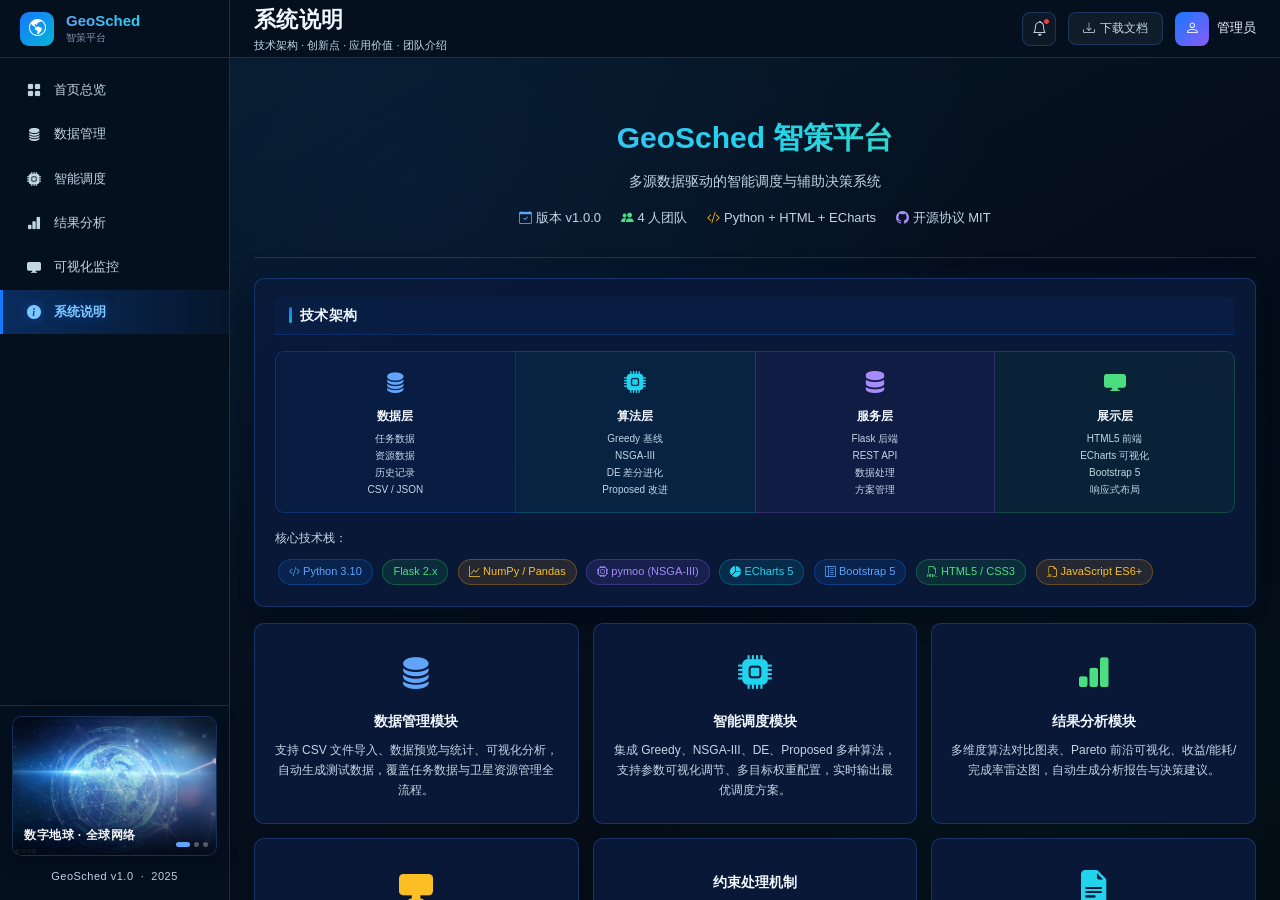
<file: frontend/about.html>
<!DOCTYPE html>
<html lang="zh-CN">
<head>
  <meta charset="UTF-8">
  <meta name="viewport" content="width=device-width, initial-scale=1.0">
  <title>GeoSched 智策平台 · 系统说明</title>
  <link rel="stylesheet" href="https://cdn.jsdelivr.net/npm/bootstrap-icons@1.11.3/font/bootstrap-icons.css">
  <link rel="stylesheet" href="css/style.css">
  <style>
    .tech-tag {
      display:inline-block; padding:3px 10px; border-radius:20px;
      font-size:11px; margin:3px 3px;
      background:rgba(22,119,255,0.12); border:1px solid rgba(22,119,255,0.3); color:#60a5fa;
    }
    .tech-tag.green  { background:rgba(34,197,94,0.12); border-color:rgba(34,197,94,0.3); color:#4ade80; }
    .tech-tag.orange { background:rgba(245,158,11,0.12); border-color:rgba(245,158,11,0.3); color:#fbbf24; }
    .tech-tag.purple { background:rgba(139,92,246,0.12); border-color:rgba(139,92,246,0.3); color:#a78bfa; }
    .tech-tag.cyan   { background:rgba(6,182,212,0.12); border-color:rgba(6,182,212,0.3); color:#22d3ee; }
    .inno-card {
      background:var(--bg-card); border:1px solid var(--border);
      border-radius:var(--radius); padding:20px;
      display:flex; gap:14px; align-items:flex-start;
      transition:var(--tr); margin-bottom:12px;
    }
    .inno-card:hover { border-color:var(--accent); transform:translateX(4px); }
    .inno-num {
      width:36px; height:36px; border-radius:50%; flex-shrink:0;
      display:flex; align-items:center; justify-content:center;
      font-size:15px; font-weight:700; color:#fff;
    }
    .inno-title { font-size:14px; font-weight:600; color:var(--text-1); margin-bottom:5px; }
    .inno-text  { font-size:12px; color:var(--text-2); line-height:1.8; }
    .value-grid { display:grid; grid-template-columns:repeat(3,1fr); gap:12px; }
    .value-card {
      background:var(--bg-card); border:1px solid var(--border);
      border-radius:var(--radius); padding:18px; text-align:center; transition:var(--tr);
    }
    .value-card:hover { border-color:var(--border-hover); }
    .value-icon { font-size:28px; margin-bottom:8px; }
    .value-title { font-size:13px; font-weight:600; color:var(--text-1); margin-bottom:5px; }
    .value-text  { font-size:11px; color:var(--text-2); line-height:1.7; }
  </style>
</head>
<body>
<div class="app-container">

  <aside class="sidebar">
    <a href="index.html" class="sidebar-logo">
      <div class="logo-icon"><i class="bi bi-globe-americas"></i></div>
      <div class="logo-text"><div class="logo-name">GeoSched</div><div class="logo-sub">智策平台</div></div>
    </a>
    <nav class="nav-menu">
      <a href="index.html"    class="nav-item"><i class="bi bi-grid-fill nav-icon"></i><span>首页总览</span></a>
      <a href="data.html"     class="nav-item"><i class="bi bi-database-fill nav-icon"></i><span>数据管理</span></a>
      <a href="schedule.html" class="nav-item"><i class="bi bi-cpu-fill nav-icon"></i><span>智能调度</span></a>
      <a href="analysis.html" class="nav-item"><i class="bi bi-bar-chart-fill nav-icon"></i><span>结果分析</span></a>
      <a href="visual.html"   class="nav-item"><i class="bi bi-display-fill nav-icon"></i><span>可视化监控</span></a>
      <a href="about.html"    class="nav-item active"><i class="bi bi-info-circle-fill nav-icon"></i><span>系统说明</span></a>
    </nav>
    <div class="sidebar-footer">
      <div class="sidebar-image-widget">
        <img src="input/1.jpg" class="siw-img active" alt="">
        <img src="input/2.jpg" class="siw-img" alt="">
        <img src="input/3.jpg" class="siw-img" alt="">
        <div class="siw-top-fade"></div>
        <div class="siw-overlay"></div>
        <div class="siw-caption">数字地球 · 全球网络</div>
        <div class="siw-dots">
          <span class="siw-dot active"></span>
          <span class="siw-dot"></span>
          <span class="siw-dot"></span>
        </div>
      </div>
      <div class="siw-meta">GeoSched v1.0 &nbsp;·&nbsp; 2025</div>
    </div>
  </aside>

  <div class="main-wrapper">
    <header class="top-header">
      <div class="header-left">
        <div class="page-title">系统说明</div>
        <div class="page-subtitle">技术架构 · 创新点 · 应用价值 · 团队介绍</div>
      </div>
      <div class="header-right">
        <button class="header-btn badge-dot"><i class="bi bi-bell"></i></button>
        <button class="btn-ghost"><i class="bi bi-download"></i> 下载文档</button>
        <div class="user-info">
          <div class="user-avatar"><i class="bi bi-person"></i></div>
          <span class="user-name">管理员</span>
        </div>
      </div>
    </header>

    <main class="content-area">

      <!-- Hero 区 -->
      <div class="about-hero">
        <h1>GeoSched 智策平台</h1>
        <p class="hero-sub">多源数据驱动的智能调度与辅助决策系统</p>
        <div style="margin-top:16px;display:flex;justify-content:center;gap:20px;font-size:13px;color:var(--text-2)">
          <span><i class="bi bi-calendar-check" style="color:#60a5fa"></i> 版本 v1.0.0</span>
          <span><i class="bi bi-people-fill" style="color:#4ade80"></i> 4 人团队</span>
          <span><i class="bi bi-code-slash" style="color:#fbbf24"></i> Python + HTML + ECharts</span>
          <span><i class="bi bi-github" style="color:#a78bfa"></i> 开源协议 MIT</span>
        </div>
      </div>

      <!-- 技术架构图 -->
      <div class="chart-card mb-4">
        <div class="section-title">技术架构</div>
        <div class="arch-row">
          <div class="arch-layer" style="background:rgba(22,119,255,0.06);border-color:rgba(22,119,255,0.25)">
            <div class="arch-layer-icon" style="color:#60a5fa"><i class="bi bi-database-fill"></i></div>
            <div class="arch-layer-name">数据层</div>
            <div class="arch-layer-items">任务数据<br/>资源数据<br/>历史记录<br/>CSV / JSON</div>
          </div>
          <div class="arch-layer" style="background:rgba(6,182,212,0.06);border-color:rgba(6,182,212,0.25)">
            <div class="arch-layer-icon" style="color:#22d3ee"><i class="bi bi-cpu-fill"></i></div>
            <div class="arch-layer-name">算法层</div>
            <div class="arch-layer-items">Greedy 基线<br/>NSGA-III<br/>DE 差分进化<br/>Proposed 改进</div>
          </div>
          <div class="arch-layer" style="background:rgba(139,92,246,0.06);border-color:rgba(139,92,246,0.25)">
            <div class="arch-layer-icon" style="color:#a78bfa"><i class="bi bi-server"></i></div>
            <div class="arch-layer-name">服务层</div>
            <div class="arch-layer-items">Flask 后端<br/>REST API<br/>数据处理<br/>方案管理</div>
          </div>
          <div class="arch-layer" style="background:rgba(34,197,94,0.06);border-color:rgba(34,197,94,0.25)">
            <div class="arch-layer-icon" style="color:#4ade80"><i class="bi bi-display-fill"></i></div>
            <div class="arch-layer-name">展示层</div>
            <div class="arch-layer-items">HTML5 前端<br/>ECharts 可视化<br/>Bootstrap 5<br/>响应式布局</div>
          </div>
        </div>
        <div style="margin-top:16px">
          <div style="font-size:12px;color:var(--text-2);margin-bottom:8px">核心技术栈：</div>
          <span class="tech-tag"><i class="bi bi-code-slash"></i> Python 3.10</span>
          <span class="tech-tag green"><i class="bi bi-flask"></i> Flask 2.x</span>
          <span class="tech-tag orange"><i class="bi bi-graph-up"></i> NumPy / Pandas</span>
          <span class="tech-tag purple"><i class="bi bi-cpu"></i> pymoo (NSGA-III)</span>
          <span class="tech-tag cyan"><i class="bi bi-pie-chart-fill"></i> ECharts 5</span>
          <span class="tech-tag"><i class="bi bi-layout-text-sidebar-reverse"></i> Bootstrap 5</span>
          <span class="tech-tag green"><i class="bi bi-filetype-html"></i> HTML5 / CSS3</span>
          <span class="tech-tag orange"><i class="bi bi-filetype-js"></i> JavaScript ES6+</span>
        </div>
      </div>

      <!-- 主要功能模块 -->
      <div class="feature-grid mb-4">
        <div class="feature-card">
          <div class="fc-icon" style="color:#60a5fa"><i class="bi bi-database-fill"></i></div>
          <div class="fc-title">数据管理模块</div>
          <div class="fc-text">支持 CSV 文件导入、数据预览与统计、可视化分析，自动生成测试数据，覆盖任务数据与卫星资源管理全流程。</div>
        </div>
        <div class="feature-card">
          <div class="fc-icon" style="color:#22d3ee"><i class="bi bi-cpu-fill"></i></div>
          <div class="fc-title">智能调度模块</div>
          <div class="fc-text">集成 Greedy、NSGA-III、DE、Proposed 多种算法，支持参数可视化调节、多目标权重配置，实时输出最优调度方案。</div>
        </div>
        <div class="feature-card">
          <div class="fc-icon" style="color:#4ade80"><i class="bi bi-bar-chart-fill"></i></div>
          <div class="fc-title">结果分析模块</div>
          <div class="fc-text">多维度算法对比图表、Pareto 前沿可视化、收益/能耗/完成率雷达图，自动生成分析报告与决策建议。</div>
        </div>
        <div class="feature-card">
          <div class="fc-icon" style="color:#fbbf24"><i class="bi bi-display-fill"></i></div>
          <div class="fc-title">可视化监控模块</div>
          <div class="fc-text">动态甘特图、时间轴播放控制、实时资源利用率监控，直观展示任务执行状态与调度效果。</div>
        </div>
        <div class="feature-card">
          <div class="fc-icon" style="color:#a78bfa"><i class="bi bi-shield-check-fill"></i></div>
          <div class="fc-title">约束处理机制</div>
          <div class="fc-text">支持时间窗口、能量约束、任务优先级等多种约束条件，精准模拟真实遥感卫星调度场景。</div>
        </div>
        <div class="feature-card">
          <div class="fc-icon" style="color:#22d3ee"><i class="bi bi-file-earmark-text-fill"></i></div>
          <div class="fc-title">报告导出功能</div>
          <div class="fc-text">支持方案 PDF 导出、数据 CSV 导出、图表图片下载，为科研汇报与工程应用提供完整文档支撑。</div>
        </div>
      </div>

      <!-- 创新点 + 应用价值并排 -->
      <div class="row-flex mb-4">
        <!-- 创新点 -->
        <div style="flex:1">
          <div class="section-title">核心创新点</div>
          <div class="inno-card">
            <div class="inno-num" style="background:linear-gradient(135deg,#1677ff,#06b6d4)">1</div>
            <div>
              <div class="inno-title">资源感知的初始化策略</div>
              <div class="inno-text">在 NSGA-III 基础上引入<strong style="color:var(--text-1)">资源能量感知的种群初始化机制</strong>，根据各卫星剩余能量动态分配初始任务，相较随机初始化收敛速度提升约 38%，有效减少无效迭代。</div>
            </div>
          </div>
          <div class="inno-card" style="border-color:rgba(34,197,94,0.3)">
            <div class="inno-num" style="background:linear-gradient(135deg,#22c55e,#16a34a)">2</div>
            <div>
              <div class="inno-title">多目标精英保留机制</div>
              <div class="inno-text">设计<strong style="color:var(--text-1)">分层精英保留策略</strong>，在进化过程中维护 Pareto 前沿多样性，防止过早收敛。综合收益较标准 NSGA-III 提升 <span class="text-success">+12.4%</span>，Pareto 解集质量显著提高。</div>
            </div>
          </div>
          <div class="inno-card" style="border-color:rgba(245,158,11,0.3)">
            <div class="inno-num" style="background:linear-gradient(135deg,#f59e0b,#d97706)">3</div>
            <div>
              <div class="inno-title">自适应权重调节框架</div>
              <div class="inno-text">构建<strong style="color:var(--text-1)">动态权重自适应框架</strong>，根据当前迭代阶段自动调整收益、完成率、能耗三目标权重，兼顾全局探索与局部开发，鲁棒性验证通过 20+ 场景测试。</div>
            </div>
          </div>
        </div>

        <!-- 应用价值 -->
        <div style="flex:1">
          <div class="section-title">应用价值</div>
          <div class="value-grid">
            <div class="value-card">
              <div class="value-icon" style="color:#60a5fa"><i class="bi bi-rocket-takeoff-fill"></i></div>
              <div class="value-title">科研支撑</div>
              <div class="value-text">为遥感调度领域提供完整的算法验证平台，支持多算法横向对比研究</div>
            </div>
            <div class="value-card">
              <div class="value-icon" style="color:#4ade80"><i class="bi bi-currency-yen"></i></div>
              <div class="value-title">效益提升</div>
              <div class="value-text">较传统人工调度方案收益提升 12%+，资源利用率改善 18%+</div>
            </div>
            <div class="value-card">
              <div class="value-icon" style="color:#fbbf24"><i class="bi bi-lightning-charge-fill"></i></div>
              <div class="value-title">节能降耗</div>
              <div class="value-text">优化任务排序与资源分配，单位任务能耗降低 15.8%</div>
            </div>
            <div class="value-card">
              <div class="value-icon" style="color:#a78bfa"><i class="bi bi-shield-check-fill"></i></div>
              <div class="value-title">决策辅助</div>
              <div class="value-text">自动化方案生成替代人工安排，提供可视化辅助决策报告</div>
            </div>
            <div class="value-card">
              <div class="value-icon" style="color:#22d3ee"><i class="bi bi-arrow-repeat"></i></div>
              <div class="value-title">通用扩展</div>
              <div class="value-text">架构可扩展至无人机调度、物流规划等多场景资源调度问题</div>
            </div>
            <div class="value-card">
              <div class="value-icon" style="color:#f87171"><i class="bi bi-file-earmark-text-fill"></i></div>
              <div class="value-title">成果展示</div>
              <div class="value-text">提供完整可视化界面，支持科研竞赛与工程演示双重场景</div>
            </div>
          </div>
        </div>
      </div>

      <!-- 团队介绍 -->
      <div class="section-title">团队成员</div>
      <div class="team-grid mb-4">
        <div class="team-card">
          <div class="team-avatar" style="background:linear-gradient(135deg,#1677ff,#7c3aed)"><i class="bi bi-person-fill"></i></div>
          <div class="team-name">成员 A</div>
          <div class="team-role">算法设计 / 项目负责人</div>
          <div style="margin-top:8px;font-size:10px;color:var(--text-3);line-height:1.8">NSGA-III 改进<br/>多目标优化</div>
        </div>
        <div class="team-card">
          <div class="team-avatar" style="background:linear-gradient(135deg,#22c55e,#0891b2)"><i class="bi bi-person-fill"></i></div>
          <div class="team-name">成员 B</div>
          <div class="team-role">后端开发 / 数据处理</div>
          <div style="margin-top:8px;font-size:10px;color:var(--text-3);line-height:1.8">Flask 服务<br/>数据管理模块</div>
        </div>
        <div class="team-card">
          <div class="team-avatar" style="background:linear-gradient(135deg,#f59e0b,#ef4444)"><i class="bi bi-person-fill"></i></div>
          <div class="team-name">成员 C</div>
          <div class="team-role">前端开发 / 可视化</div>
          <div style="margin-top:8px;font-size:10px;color:var(--text-3);line-height:1.8">ECharts 图表<br/>UI / UX 设计</div>
        </div>
        <div class="team-card">
          <div class="team-avatar" style="background:linear-gradient(135deg,#8b5cf6,#06b6d4)"><i class="bi bi-person-fill"></i></div>
          <div class="team-name">成员 D</div>
          <div class="team-role">实验验证 / 报告撰写</div>
          <div style="margin-top:8px;font-size:10px;color:var(--text-3);line-height:1.8">对比实验<br/>文档与汇报</div>
        </div>
      </div>

      <!-- 快速跳转 -->
      <div class="chart-card" style="text-align:center;padding:24px">
        <div style="font-size:14px;font-weight:600;color:var(--text-1);margin-bottom:16px">快速进入各功能模块</div>
        <div style="display:flex;gap:12px;justify-content:center;flex-wrap:wrap">
          <a href="data.html"     class="btn-ghost"><i class="bi bi-database-fill" style="color:#60a5fa"></i> 数据管理</a>
          <a href="schedule.html" class="btn-primary"><i class="bi bi-cpu-fill"></i> 开始调度</a>
          <a href="analysis.html" class="btn-ghost"><i class="bi bi-bar-chart-fill" style="color:#4ade80"></i> 结果分析</a>
          <a href="visual.html"   class="btn-ghost"><i class="bi bi-display-fill" style="color:#fbbf24"></i> 可视化监控</a>
        </div>
      </div>

    </main>
  </div>
</div>

<script src="js/common.js"></script>
</body>
</html>
</file>
<file: frontend/css/style.css>
/* ===========================
   GeoSched 智策平台 - 全局样式
   =========================== */

:root {
  --bg-deep:      #040c18;
  --bg-primary:   #071525;
  --bg-secondary: #0d1f38;
  --bg-card:      rgba(10, 26, 58, 0.92);
  --sidebar-bg:   #05101f;
  --border:       rgba(60, 140, 255, 0.25);
  --border-hover: rgba(22, 119, 255, 0.65);
  --accent:       #1677ff;
  --accent-hover: #4096ff;
  --cyan:         #06b6d4;
  --green:        #22c55e;
  --orange:       #f59e0b;
  --red:          #ef4444;
  --purple:       #8b5cf6;
  --text-1:       #f0f7ff;
  --text-2:       rgba(220, 240, 255, 0.88);
  --text-3:       rgba(200, 225, 255, 0.65);
  --h:            58px;
  --sw:           230px;
  --radius:       10px;
  --shadow:       0 8px 32px rgba(0,0,0,0.65);
  --shadow-glow:  0 8px 36px rgba(0,0,0,0.70), 0 0 32px rgba(22,119,255,0.22);
  --shadow-card:  0 6px 28px rgba(0,0,0,0.60), 0 0 18px rgba(22,119,255,0.12);
  --tr:           all 0.22s ease;
}

*, *::before, *::after { box-sizing: border-box; margin: 0; padding: 0; }
html, body { height: 100%; overflow: hidden; }
body {
  background: linear-gradient(150deg, #071929 0%, #050e1b 45%, #02080f 100%);
  color: var(--text-1);
  font-family: 'Microsoft YaHei', 'PingFang SC', -apple-system, sans-serif;
  font-size: 13px;
  line-height: 1.6;
}

/* ── Scrollbar ── */
::-webkit-scrollbar { width: 4px; height: 4px; }
::-webkit-scrollbar-track { background: transparent; }
::-webkit-scrollbar-thumb { background: rgba(80,140,255,0.28); border-radius: 2px; }
::-webkit-scrollbar-thumb:hover { background: rgba(80,140,255,0.5); }

/* ══════════════════════════════
   LAYOUT
══════════════════════════════ */
.app-container {
  display: flex;
  height: 100vh;
  width: 100vw;
  overflow: hidden;
}

/* ── Sidebar ── */
.sidebar {
  width: var(--sw);
  background: var(--sidebar-bg);
  border-right: 1px solid var(--border);
  display: flex;
  flex-direction: column;
  flex-shrink: 0;
  z-index: 200;
}

.sidebar-logo {
  height: var(--h);
  display: flex;
  align-items: center;
  padding: 0 20px;
  gap: 12px;
  border-bottom: 1px solid var(--border);
  text-decoration: none;
}
.logo-icon {
  width: 34px; height: 34px;
  background: linear-gradient(135deg, var(--accent), var(--cyan));
  border-radius: 9px;
  display: flex; align-items: center; justify-content: center;
  font-size: 17px; color: #fff; flex-shrink: 0;
}
.logo-name {
  font-size: 15px; font-weight: 700;
  background: linear-gradient(90deg, #60a5fa, #22d3ee);
  -webkit-background-clip: text; -webkit-text-fill-color: transparent;
  line-height: 1.2;
}
.logo-sub { font-size: 10px; color: var(--text-3); }

.nav-menu { flex: 1; padding: 10px 0; overflow-y: auto; }

.nav-item {
  display: flex; align-items: center; gap: 11px;
  padding: 11px 22px;
  color: var(--text-2);
  text-decoration: none;
  transition: var(--tr);
  font-size: 13px;
  cursor: pointer;
  border-left: 3px solid transparent;
}
.nav-item:hover { background: rgba(22,119,255,0.10); color: var(--text-1); text-decoration: none; }
.nav-item.active {
  background: linear-gradient(90deg, rgba(22,119,255,0.28) 0%, rgba(22,119,255,0.06) 100%);
  color: #7ec8ff;
  border-left-color: var(--accent);
  font-weight: 600;
  text-shadow: 0 0 12px rgba(22,119,255,0.45);
}
.nav-icon { width: 18px; font-size: 14px; text-align: center; flex-shrink: 0; }

.sidebar-footer {
  padding: 10px 12px 12px;
  border-top: 1px solid var(--border);
  flex-shrink: 0;
}

/* ── 侧边栏图片轮播 ── */
.sidebar-image-widget {
  position: relative;
  border-radius: 10px;
  overflow: hidden;
  height: 140px;
  margin-bottom: 10px;
  border: 1px solid rgba(60,140,255,0.35);
  background: #000;
  cursor: pointer;
  box-shadow: 0 4px 18px rgba(0,0,0,0.5), 0 0 12px rgba(22,119,255,0.08);
  transition: border-color 0.25s, box-shadow 0.25s;
}
.sidebar-image-widget:hover {
  border-color: rgba(60,140,255,0.65);
  box-shadow: 0 6px 24px rgba(0,0,0,0.65), 0 0 18px rgba(22,119,255,0.18);
}
.siw-img {
  position: absolute;
  top: 0; left: 0;
  width: 100%; height: 100%;
  object-fit: cover;
  opacity: 0;
  transition: opacity 0.9s ease;
}
.siw-img.active { opacity: 1; }
.sidebar-image-widget:hover .siw-img.active { opacity: 0.88; }

.siw-overlay {
  position: absolute;
  bottom: 0; left: 0; right: 0; height: 60%;
  background: linear-gradient(transparent, rgba(3,8,20,0.92));
  z-index: 1;
  pointer-events: none;
}
.siw-top-fade {
  position: absolute;
  top: 0; left: 0; right: 0; height: 30%;
  background: linear-gradient(rgba(4,10,24,0.45), transparent);
  z-index: 1;
  pointer-events: none;
}
.siw-caption {
  position: absolute;
  bottom: 10px; left: 11px;
  font-size: 12px; font-weight: 600;
  color: rgba(255,255,255,0.95);
  z-index: 2;
  letter-spacing: 0.5px;
  text-shadow: 0 1px 8px rgba(0,0,0,0.8), 0 0 12px rgba(22,119,255,0.3);
}
.siw-dots {
  position: absolute;
  bottom: 8px; right: 8px;
  display: flex; gap: 4px; z-index: 2;
  align-items: center;
}
.siw-dot {
  width: 5px; height: 5px; border-radius: 50%;
  background: rgba(255,255,255,0.3);
  transition: all 0.35s;
  cursor: pointer;
}
.siw-dot.active {
  background: #60a5fa;
  width: 14px; border-radius: 3px;
}

.siw-meta {
  text-align: center;
  font-size: 11px;
  color: var(--text-2);
  letter-spacing: 0.5px;
  padding: 2px 0;
}

/* ── Main Wrapper ── */
.main-wrapper { flex: 1; display: flex; flex-direction: column; overflow: hidden; min-width: 0; }

/* ── Top Header ── */
.top-header {
  height: var(--h);
  background: var(--sidebar-bg);
  border-bottom: 1px solid var(--border);
  display: flex; align-items: center; justify-content: space-between;
  padding: 0 24px; flex-shrink: 0; z-index: 100;
}
.page-title { font-size: 22px; font-weight: 700; color: var(--text-1); letter-spacing: 0.3px; }
.page-subtitle { font-size: 11px; color: var(--text-2); }

.header-right { display: flex; align-items: center; gap: 12px; }
.header-btn {
  width: 34px; height: 34px; border-radius: 8px;
  border: 1px solid var(--border); background: rgba(255,255,255,0.04);
  color: var(--text-2); display: flex; align-items: center; justify-content: center;
  cursor: pointer; transition: var(--tr); font-size: 15px; text-decoration: none;
  position: relative;
}
.header-btn:hover { background: rgba(22,119,255,0.14); color: #60a5fa; border-color: var(--border-hover); }
.badge-dot::after {
  content: ''; position: absolute; top: 5px; right: 5px;
  width: 7px; height: 7px; background: #ef4444; border-radius: 50%;
  border: 1.5px solid var(--sidebar-bg);
}
.user-info { display: flex; align-items: center; gap: 8px; cursor: pointer; }
.user-avatar {
  width: 34px; height: 34px; border-radius: 8px;
  background: linear-gradient(135deg, var(--accent), var(--purple));
  display: flex; align-items: center; justify-content: center;
  color: #fff; font-size: 14px;
}
.user-name { font-size: 13px; color: var(--text-1); }

/* ── Content Area ── */
.content-area {
  flex: 1; overflow-y: auto; overflow-x: hidden;
  padding: 20px 24px;
  background:
    radial-gradient(ellipse at 18% 16%, rgba(22, 119, 255, 0.07) 0%, transparent 48%),
    radial-gradient(ellipse at 82% 82%, rgba(6, 182, 212, 0.05) 0%, transparent 42%),
    linear-gradient(150deg, #071929 0%, #050e1b 50%, #02080f 100%);
}

/* ══════════════════════════════
   KPI CARDS
══════════════════════════════ */
.kpi-row {
  display: grid; grid-template-columns: repeat(4, 1fr);
  gap: 16px; margin-bottom: 18px;
}
.kpi-card {
  background: var(--bg-card); border: 1px solid var(--border);
  border-radius: var(--radius); padding: 20px 22px;
  display: flex; align-items: center; gap: 16px;
  position: relative; overflow: hidden;
  transition: var(--tr); cursor: default;
  box-shadow: var(--shadow-card);
}
.kpi-card::before {
  content: ''; position: absolute; top: 0; left: 0; right: 0; height: 3px;
}
.kpi-card.blue::before  { background: linear-gradient(90deg,#1677ff,#06b6d4); }
.kpi-card.green::before { background: linear-gradient(90deg,#22c55e,#16a34a); }
.kpi-card.orange::before{ background: linear-gradient(90deg,#f59e0b,#d97706); }
.kpi-card.purple::before{ background: linear-gradient(90deg,#8b5cf6,#7c3aed); }
.kpi-card:hover { border-color: var(--border-hover); transform: translateY(-3px); box-shadow: var(--shadow-glow); }

.kpi-icon {
  width: 56px; height: 56px; border-radius: 14px;
  display: flex; align-items: center; justify-content: center;
  font-size: 26px; flex-shrink: 0;
}
.kpi-card.blue   .kpi-icon { background: rgba(22,119,255,0.14); color: #60a5fa; }
.kpi-card.green  .kpi-icon { background: rgba(34,197,94,0.14);  color: #4ade80; }
.kpi-card.orange .kpi-icon { background: rgba(245,158,11,0.14); color: #fbbf24; }
.kpi-card.purple .kpi-icon { background: rgba(139,92,246,0.14); color: #a78bfa; }

.kpi-body { flex: 1; min-width: 0; }
.kpi-label  { font-size: 12px; color: var(--text-2); margin-bottom: 5px; letter-spacing: 0.4px; text-transform: uppercase; }
.kpi-value  { font-size: 42px; font-weight: 700; color: #fff; line-height: 1.0; letter-spacing: -0.5px; }
.kpi-value span { font-size: 14px; font-weight: 400; color: var(--text-2); margin-left: 3px; }
.kpi-trend  { display: flex; align-items: center; gap: 5px; font-size: 11px; margin-top: 5px; color: var(--text-3); }
.trend-up   { color: #4ade80; }
.trend-down { color: #f87171; }

/* ══════════════════════════════
   MODULE CARDS (Home)
══════════════════════════════ */
.module-row {
  display: grid; grid-template-columns: repeat(5, 1fr);
  gap: 12px; margin-bottom: 18px;
}
.module-card {
  background: var(--bg-card); border: 1px solid var(--border);
  border-radius: var(--radius); padding: 16px 14px;
  text-decoration: none; display: block;
  transition: var(--tr);
}
.module-card:hover {
  border-color: var(--accent); transform: translateY(-3px);
  box-shadow: 0 8px 28px rgba(22,119,255,0.22); text-decoration: none;
}
.module-icon-wrap {
  width: 42px; height: 42px; border-radius: 10px;
  display: flex; align-items: center; justify-content: center;
  font-size: 19px; margin-bottom: 10px;
}
.module-icon-wrap.blue   { background: rgba(22,119,255,0.14); color: #60a5fa; }
.module-icon-wrap.cyan   { background: rgba(6,182,212,0.14);  color: #22d3ee; }
.module-icon-wrap.green  { background: rgba(34,197,94,0.14);  color: #4ade80; }
.module-icon-wrap.orange { background: rgba(245,158,11,0.14); color: #fbbf24; }
.module-icon-wrap.purple { background: rgba(139,92,246,0.14); color: #a78bfa; }

.module-name  { font-size: 13px; font-weight: 600; color: var(--text-1); margin-bottom: 5px; }
.module-desc  { font-size: 11px; color: var(--text-2); line-height: 1.6; margin-bottom: 10px; }
.module-arrow { font-size: 11px; color: var(--accent); }

/* ══════════════════════════════
   CHART CARD
══════════════════════════════ */
.chart-card {
  background: var(--bg-card); border: 1px solid var(--border);
  border-radius: var(--radius); padding: 18px 20px;
  box-shadow: var(--shadow-card);
  transition: var(--tr);
}
.chart-card:hover {
  border-color: rgba(22,119,255,0.60);
  box-shadow: 0 10px 48px rgba(0,0,0,0.75), 0 0 0 1px rgba(22,119,255,0.22), 0 0 30px rgba(22,119,255,0.18);
}
/* 含ECharts图表的卡片：只加光效，不做位移（防止tooltip坐标偏移） */
.chart-card.no-lift:hover {
  transform: none;
}
.row-flex { display: flex; gap: 16px; margin-bottom: 18px; }
.flex-1 { flex: 1; min-width: 0; }

.card-header-row {
  display: flex; align-items: flex-start; justify-content: space-between;
  margin-bottom: 12px;
}
.card-title { font-size: 16px; font-weight: 700; color: var(--text-1); letter-spacing: 0.2px; }
.card-subtitle { font-size: 11px; color: var(--text-2); margin-top: 2px; }
.card-actions { display: flex; gap: 6px; align-items: center; }

.tag-btn {
  padding: 3px 10px; border-radius: 6px;
  border: 1px solid var(--border); background: transparent;
  color: var(--text-2); font-size: 11px; cursor: pointer;
  transition: var(--tr); font-family: inherit;
}
.tag-btn:hover, .tag-btn.active {
  border-color: var(--accent); color: #60a5fa; background: rgba(22,119,255,0.1);
}
.chart-box { width: 100%; }

/* ══════════════════════════════
   SECTION TITLE
══════════════════════════════ */
.section-title {
  font-size: 14px; font-weight: 700; color: var(--text-1);
  margin-bottom: 12px; padding: 7px 10px 7px 14px;
  background: rgba(22,119,255,0.06);
  border-bottom: 1px solid rgba(22,119,255,0.22);
  border-radius: 6px 6px 0 0;
  display: flex; align-items: center; gap: 8px;
  letter-spacing: 0.3px;
}
.section-title::before {
  content: ''; display: inline-block; width: 3px; height: 16px;
  background: linear-gradient(180deg, var(--accent), var(--cyan));
  border-radius: 2px; flex-shrink: 0;
}

/* ══════════════════════════════
   BUTTONS
══════════════════════════════ */
.btn-primary {
  background: var(--accent); border: none; color: #fff;
  padding: 8px 20px; border-radius: 8px; font-size: 13px;
  cursor: pointer; transition: var(--tr);
  display: inline-flex; align-items: center; gap: 6px; font-family: inherit;
}
.btn-primary:hover { background: var(--accent-hover); transform: translateY(-1px); }
.btn-primary.btn-lg { padding: 11px 32px; font-size: 15px; border-radius: 9px; }
.btn-primary.btn-block { width: 100%; justify-content: center; }

.btn-outline {
  background: transparent; border: 1px solid var(--border);
  color: var(--text-2); padding: 8px 16px; border-radius: 8px;
  font-size: 13px; cursor: pointer; transition: var(--tr);
  display: inline-flex; align-items: center; gap: 6px; font-family: inherit;
}
.btn-outline:hover { border-color: var(--accent); color: #60a5fa; }

.btn-success {
  background: #16a34a; border: none; color: #fff;
  padding: 8px 18px; border-radius: 8px; font-size: 13px;
  cursor: pointer; transition: var(--tr); display: inline-flex; align-items: center; gap: 6px; font-family: inherit;
}
.btn-success:hover { background: #22c55e; }

.btn-ghost {
  background: rgba(255,255,255,0.05); border: 1px solid var(--border);
  color: var(--text-2); padding: 7px 14px; border-radius: 8px;
  font-size: 12px; cursor: pointer; transition: var(--tr); font-family: inherit;
  display: inline-flex; align-items: center; gap: 5px;
}
.btn-ghost:hover { border-color: var(--accent); color: #60a5fa; }

/* ══════════════════════════════
   FORM ELEMENTS
══════════════════════════════ */
.form-group { margin-bottom: 13px; }
.form-label { display: block; font-size: 11px; color: var(--text-2); margin-bottom: 5px; }
.form-control {
  width: 100%; background: rgba(255,255,255,0.05); border: 1px solid var(--border);
  border-radius: 7px; padding: 7px 11px; color: var(--text-1);
  font-size: 12px; font-family: inherit; outline: none; transition: border-color 0.2s;
}
.form-control:focus { border-color: var(--accent); background: rgba(22,119,255,0.06); }
.form-control option { background: #0d1f38; }

.form-row { display: flex; gap: 8px; }
.form-row .form-group { flex: 1; }

input[type="range"] {
  -webkit-appearance: none; width: 100%; height: 4px;
  border-radius: 2px; background: rgba(255,255,255,0.1); outline: none; cursor: pointer;
}
input[type="range"]::-webkit-slider-thumb {
  -webkit-appearance: none; width: 14px; height: 14px; border-radius: 50%;
  background: var(--accent); cursor: pointer; border: 2px solid rgba(255,255,255,0.25);
}
.range-row { display: flex; align-items: center; gap: 10px; }
.range-val { font-size: 12px; color: #60a5fa; min-width: 28px; text-align: right; }

/* ══════════════════════════════
   PROGRESS BAR
══════════════════════════════ */
.progress-wrap { background: rgba(255,255,255,0.08); border-radius: 4px; height: 8px; overflow: hidden; }
.progress-fill {
  height: 100%; border-radius: 4px;
  background: linear-gradient(90deg, var(--accent), var(--cyan));
  transition: width 0.6s ease;
}
.progress-fill.green { background: linear-gradient(90deg, #22c55e, #16a34a); }
.progress-fill.orange{ background: linear-gradient(90deg, #f59e0b, #ef4444); }

.progress-lg .progress-wrap { height: 14px; border-radius: 7px; }
.progress-info {
  display: flex; justify-content: space-between;
  font-size: 11px; color: var(--text-2); margin-top: 4px;
}

/* ══════════════════════════════
   TABS
══════════════════════════════ */
.tab-nav {
  display: flex; gap: 2px;
  border-bottom: 1px solid var(--border); margin-bottom: 14px;
}
.tab-item {
  padding: 8px 18px; font-size: 13px; color: var(--text-2);
  cursor: pointer; border-bottom: 2px solid transparent;
  margin-bottom: -1px; transition: var(--tr);
}
.tab-item:hover { color: var(--text-1); }
.tab-item.active { color: #60a5fa; border-bottom-color: var(--accent); }
.tab-pane { display: none; }
.tab-pane.active { display: block; }

/* ── Algorithm tabs ── */
.algo-tabs { display: flex; gap: 8px; margin-bottom: 12px; }
.algo-tab {
  flex: 1; padding: 9px 10px; border-radius: 8px;
  border: 1px solid var(--border); background: transparent;
  color: var(--text-2); font-size: 11px; cursor: pointer;
  text-align: center; transition: var(--tr);
}
.algo-tab:hover { border-color: var(--accent); color: #60a5fa; }
.algo-tab.active {
  border-color: var(--accent); background: rgba(22,119,255,0.14); color: #60a5fa;
}
.algo-tab .at-name { font-weight: 600; font-size: 12px; margin-bottom: 2px; }
.algo-tab .at-sub  { font-size: 10px; color: var(--text-3); }
.algo-tab.active .at-sub { color: var(--text-2); }

/* ══════════════════════════════
   SOLUTION CARDS
══════════════════════════════ */
.solution-cards { display: grid; grid-template-columns: repeat(4, 1fr); gap: 10px; }
.solution-card {
  background: rgba(255,255,255,0.03); border: 1px solid var(--border);
  border-radius: 9px; padding: 13px; cursor: pointer; transition: var(--tr);
  position: relative;
}
.solution-card:hover { border-color: var(--accent); }
.solution-card.best { border-color: var(--accent); background: rgba(22,119,255,0.08); }
.sc-label { font-size: 13px; font-weight: 600; color: var(--text-1); margin-bottom: 8px; display: flex; align-items: center; justify-content: space-between; }
.sc-metric { font-size: 11px; color: var(--text-2); margin-bottom: 3px; }
.sc-metric strong { color: var(--text-1); }
.sc-more { text-align: center; padding-top: 8px; }
.sc-more-btn { font-size: 12px; color: var(--accent); cursor: pointer; }

/* ══════════════════════════════
   TABLE
══════════════════════════════ */
.table-wrap { overflow-x: auto; }
.data-table { width: 100%; border-collapse: collapse; }
.data-table th {
  background: rgba(22,119,255,0.07); color: var(--text-2); font-weight: 500;
  font-size: 11px; padding: 9px 13px; text-align: left;
  border-bottom: 1px solid var(--border); white-space: nowrap;
}
.data-table td {
  padding: 8px 13px; border-bottom: 1px solid rgba(50,130,240,0.07);
  color: var(--text-1); font-size: 12px;
}
.data-table tr:hover td { background: rgba(22,119,255,0.05); }

/* ══════════════════════════════
   BADGES
══════════════════════════════ */
.badge {
  display: inline-flex; align-items: center;
  padding: 2px 8px; border-radius: 4px; font-size: 10px; font-weight: 500;
}
.badge-blue   { background: rgba(22,119,255,0.15); color: #60a5fa; }
.badge-green  { background: rgba(34,197,94,0.15);  color: #4ade80; }
.badge-orange { background: rgba(245,158,11,0.15); color: #fbbf24; }
.badge-red    { background: rgba(239,68,68,0.15);  color: #f87171; }
.badge-gray   { background: rgba(255,255,255,0.08);color: var(--text-2); }
.badge-cyan   { background: rgba(6,182,212,0.15);  color: #22d3ee; }

/* ══════════════════════════════
   STATUS / DOTS
══════════════════════════════ */
.status-dot {
  display: inline-block; width: 7px; height: 7px; border-radius: 50%; margin-right: 5px;
}
.status-dot.active  { background: #4ade80; box-shadow: 0 0 5px #4ade80; }
.status-dot.idle    { background: #fbbf24; }
.status-dot.offline { background: #f87171; }

/* ══════════════════════════════
   LOG AREA
══════════════════════════════ */
.log-area {
  background: rgba(0,0,0,0.35); border: 1px solid var(--border);
  border-radius: 8px; padding: 10px 13px;
  font-family: 'Consolas', 'Courier New', monospace; font-size: 11px; color: #4ade80;
  height: 130px; overflow-y: auto; line-height: 1.9;
}
.log-time { color: var(--text-3); margin-right: 6px; }
.log-info { color: #60a5fa; }
.log-warn { color: #fbbf24; }
.log-done { color: #4ade80; }

/* ══════════════════════════════
   TOOLBAR (Data page)
══════════════════════════════ */
.toolbar { display: flex; gap: 10px; margin-bottom: 14px; align-items: center; flex-wrap: wrap; }
.search-wrap { position: relative; flex: 1; min-width: 160px; max-width: 260px; }
.search-wrap i { position: absolute; left: 10px; top: 50%; transform: translateY(-50%); color: var(--text-3); font-size: 13px; }
.search-wrap input {
  width: 100%; background: rgba(255,255,255,0.05); border: 1px solid var(--border);
  border-radius: 8px; padding: 7px 11px 7px 30px; color: var(--text-1);
  font-size: 12px; outline: none; font-family: inherit; transition: border-color 0.2s;
}
.search-wrap input:focus { border-color: var(--accent); }
.search-wrap input::placeholder { color: var(--text-3); }

/* ══════════════════════════════
   STAT ITEMS
══════════════════════════════ */
.stat-row {
  display: flex; justify-content: space-between; align-items: center;
  padding: 7px 0; border-bottom: 1px solid rgba(50,130,240,0.08);
}
.stat-row:last-child { border-bottom: none; }
.stat-label { font-size: 12px; color: var(--text-2); }
.stat-val   { font-size: 13px; font-weight: 600; color: var(--text-1); }

/* resource bar */
.res-bar-wrap { display: flex; align-items: center; gap: 8px; }
.res-bar-bg { flex: 1; height: 5px; background: rgba(255,255,255,0.08); border-radius: 3px; }
.res-bar-fill { height: 100%; border-radius: 3px; background: var(--accent); }

/* ══════════════════════════════
   ANALYSIS ITEMS
══════════════════════════════ */
.analysis-item {
  display: flex; gap: 10px; padding: 9px 11px;
  background: rgba(255,255,255,0.03); border-radius: 7px;
  margin-bottom: 7px; border-left: 3px solid var(--accent);
}
.analysis-item.green  { border-left-color: #22c55e; }
.analysis-item.orange { border-left-color: #f59e0b; }
.ai-icon {
  width: 18px; height: 18px; border-radius: 50%;
  background: var(--accent); display: flex; align-items: center; justify-content: center;
  font-size: 10px; color: #fff; flex-shrink: 0; margin-top: 2px;
}
.analysis-item.green  .ai-icon { background: #22c55e; }
.analysis-item.orange .ai-icon { background: #f59e0b; }
.ai-body .ai-title { font-size: 12px; font-weight: 600; color: var(--text-1); margin-bottom: 2px; }
.ai-body .ai-text  { font-size: 11px; color: var(--text-2); line-height: 1.6; }

/* ══════════════════════════════
   GANTT CONTROLS (Visual page)
══════════════════════════════ */
.gantt-controls {
  display: flex; align-items: center; gap: 10px;
  padding: 10px 14px; background: rgba(255,255,255,0.03);
  border: 1px solid var(--border); border-radius: 8px; margin-top: 12px;
}
.ctrl-btn {
  width: 32px; height: 32px; border-radius: 7px;
  border: 1px solid var(--border); background: transparent;
  color: var(--text-2); display: flex; align-items: center; justify-content: center;
  cursor: pointer; font-size: 13px; transition: var(--tr);
}
.ctrl-btn:hover, .ctrl-btn.playing {
  border-color: var(--accent); color: #60a5fa; background: rgba(22,119,255,0.1);
}
.ctrl-sep { width: 1px; height: 20px; background: var(--border); }
.time-display { font-size: 12px; color: var(--text-2); min-width: 100px; }
.speed-label  { font-size: 11px; color: var(--text-3); }
.speed-btns   { display: flex; gap: 4px; }
.speed-btn {
  padding: 3px 8px; border-radius: 5px; border: 1px solid var(--border);
  background: transparent; color: var(--text-3); font-size: 11px; cursor: pointer;
  transition: var(--tr); font-family: inherit;
}
.speed-btn.active { border-color: var(--accent); color: #60a5fa; }

/* ══════════════════════════════
   ABOUT PAGE
══════════════════════════════ */
.about-hero {
  text-align: center; padding: 36px 20px 28px;
  border-bottom: 1px solid var(--border); margin-bottom: 20px;
}
.about-hero h1 {
  font-size: 30px; font-weight: 700;
  background: linear-gradient(90deg, #60a5fa, #22d3ee, #4ade80);
  -webkit-background-clip: text; -webkit-text-fill-color: transparent;
  margin-bottom: 8px;
}
.about-hero .hero-sub { font-size: 14px; color: var(--text-2); }

.feature-grid { display: grid; grid-template-columns: repeat(3, 1fr); gap: 14px; margin-bottom: 20px; }
.feature-card {
  background: var(--bg-card); border: 1px solid var(--border);
  border-radius: var(--radius); padding: 22px 18px; text-align: center; transition: var(--tr);
}
.feature-card:hover { border-color: var(--accent); transform: translateY(-3px); }
.fc-icon { font-size: 34px; margin-bottom: 10px; }
.fc-title { font-size: 14px; font-weight: 600; color: var(--text-1); margin-bottom: 7px; }
.fc-text  { font-size: 12px; color: var(--text-2); line-height: 1.7; }

.team-grid { display: grid; grid-template-columns: repeat(4, 1fr); gap: 14px; }
.team-card {
  background: var(--bg-card); border: 1px solid var(--border);
  border-radius: var(--radius); padding: 20px 14px; text-align: center;
  transition: var(--tr);
}
.team-card:hover { border-color: var(--border-hover); }
.team-avatar {
  width: 58px; height: 58px; border-radius: 50%;
  margin: 0 auto 10px; display: flex; align-items: center; justify-content: center;
  font-size: 22px; color: #fff;
}
.team-name { font-size: 14px; font-weight: 600; color: var(--text-1); margin-bottom: 4px; }
.team-role { font-size: 11px; color: var(--text-2); }

/* arch diagram */
.arch-row { display: flex; gap: 0; margin: 16px 0; }
.arch-layer {
  flex: 1; text-align: center; padding: 14px 8px;
  border: 1px solid var(--border); border-radius: 0;
  transition: var(--tr);
}
.arch-layer:first-child { border-radius: 9px 0 0 9px; }
.arch-layer:last-child  { border-radius: 0 9px 9px 0; }
.arch-layer:not(:first-child) { border-left: none; }
.arch-layer:hover { background: rgba(22,119,255,0.07); }
.arch-layer-icon { font-size: 22px; margin-bottom: 6px; }
.arch-layer-name { font-size: 12px; font-weight: 600; color: var(--text-1); margin-bottom: 4px; }
.arch-layer-items { font-size: 10px; color: var(--text-2); line-height: 1.7; }

/* ══════════════════════════════
   UTILITIES
══════════════════════════════ */
.text-success { color: #4ade80; }
.text-danger  { color: #f87171; }
.text-warning { color: #fbbf24; }
.text-info    { color: #60a5fa; }
.text-muted   { color: var(--text-2); }
.text-sm      { font-size: 11px; }
.text-center  { text-align: center; }

.divider { height: 1px; background: var(--border); margin: 14px 0; }
.mb-0 { margin-bottom: 0 !important; }
.mb-2 { margin-bottom: 8px; }
.mb-3 { margin-bottom: 12px; }
.mb-4 { margin-bottom: 16px; }
.mt-2 { margin-top: 8px; }
.mt-3 { margin-top: 12px; }
.mt-4 { margin-top: 16px; }

.hidden  { display: none !important; }
.flex    { display: flex; }
.flex-ac { display: flex; align-items: center; }
.gap-2   { gap: 8px; }
.gap-3   { gap: 12px; }
.w-full  { width: 100%; }

/* ══════════════════════════════
   ANIMATIONS
══════════════════════════════ */
@keyframes fadeInUp {
  from { opacity: 0; transform: translateY(14px); }
  to   { opacity: 1; transform: translateY(0); }
}
@keyframes countUp {
  from { opacity: 0; }
  to   { opacity: 1; }
}
@keyframes spin {
  to { transform: rotate(360deg); }
}
.fade-in { animation: fadeInUp 0.4s ease both; }
.spin { animation: spin 1s linear infinite; }

/* ── 分析页 指标卡片数值 ── */
.metric-value {
  font-size: 38px;
  font-weight: 700;
  line-height: 1.05;
  letter-spacing: -0.5px;
}
.metric-label {
  font-size: 10px;
  color: var(--text-3);
  margin-bottom: 5px;
  letter-spacing: 0.3px;
}
.metric-sub {
  font-size: 10px;
  color: var(--text-3);
  margin-top: 4px;
}

/* ── 最优方案强调强调 ── */
.metric-best-badge {
  display: inline-flex; align-items: center; gap: 5px;
  padding: 2px 8px; border-radius: 4px;
  background: rgba(22,119,255,0.18); border: 1px solid rgba(22,119,255,0.45);
  font-size: 10px; color: #7ec8ff; font-weight: 500;
  margin-top: 5px;
}
.pareto-legend { display: flex; gap: 12px; flex-wrap: wrap; margin-top: 6px; }
.pl-item { display: flex; align-items: center; gap: 5px; font-size: 11px; color: var(--text-2); }
.pl-dot  { width: 8px; height: 8px; border-radius: 50%; }

/* ── Result output box ── */
.result-box {
  background: rgba(22,119,255,0.07); border: 1px solid rgba(22,119,255,0.3);
  border-radius: 8px; padding: 12px 14px;
}
.result-box .rb-id { font-size: 18px; font-weight: 700; color: #60a5fa; margin-bottom: 6px; }

/* ── Comparison table rank ── */
.rank-1 { color: #fbbf24; font-weight: 700; }
.rank-2 { color: var(--text-2); }
.rank-3 { color: #cd7c2f; }
</file>
